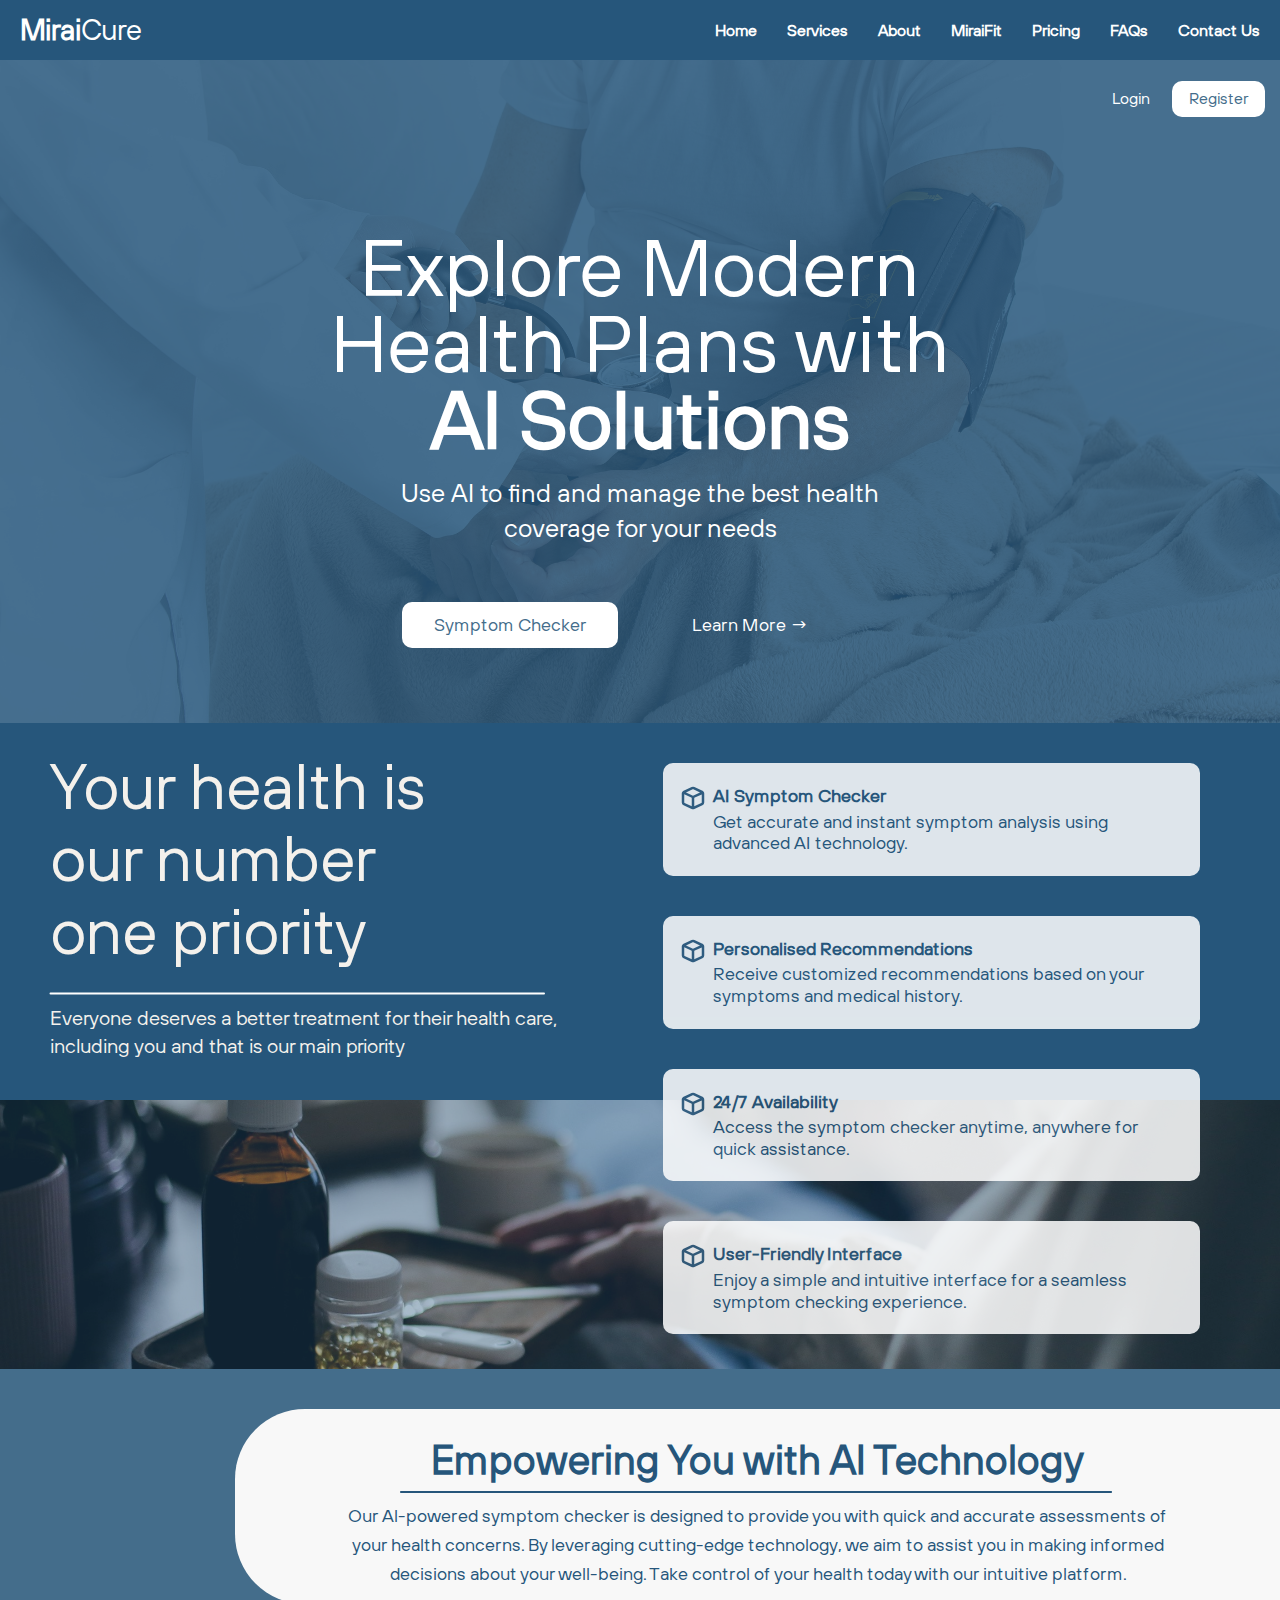
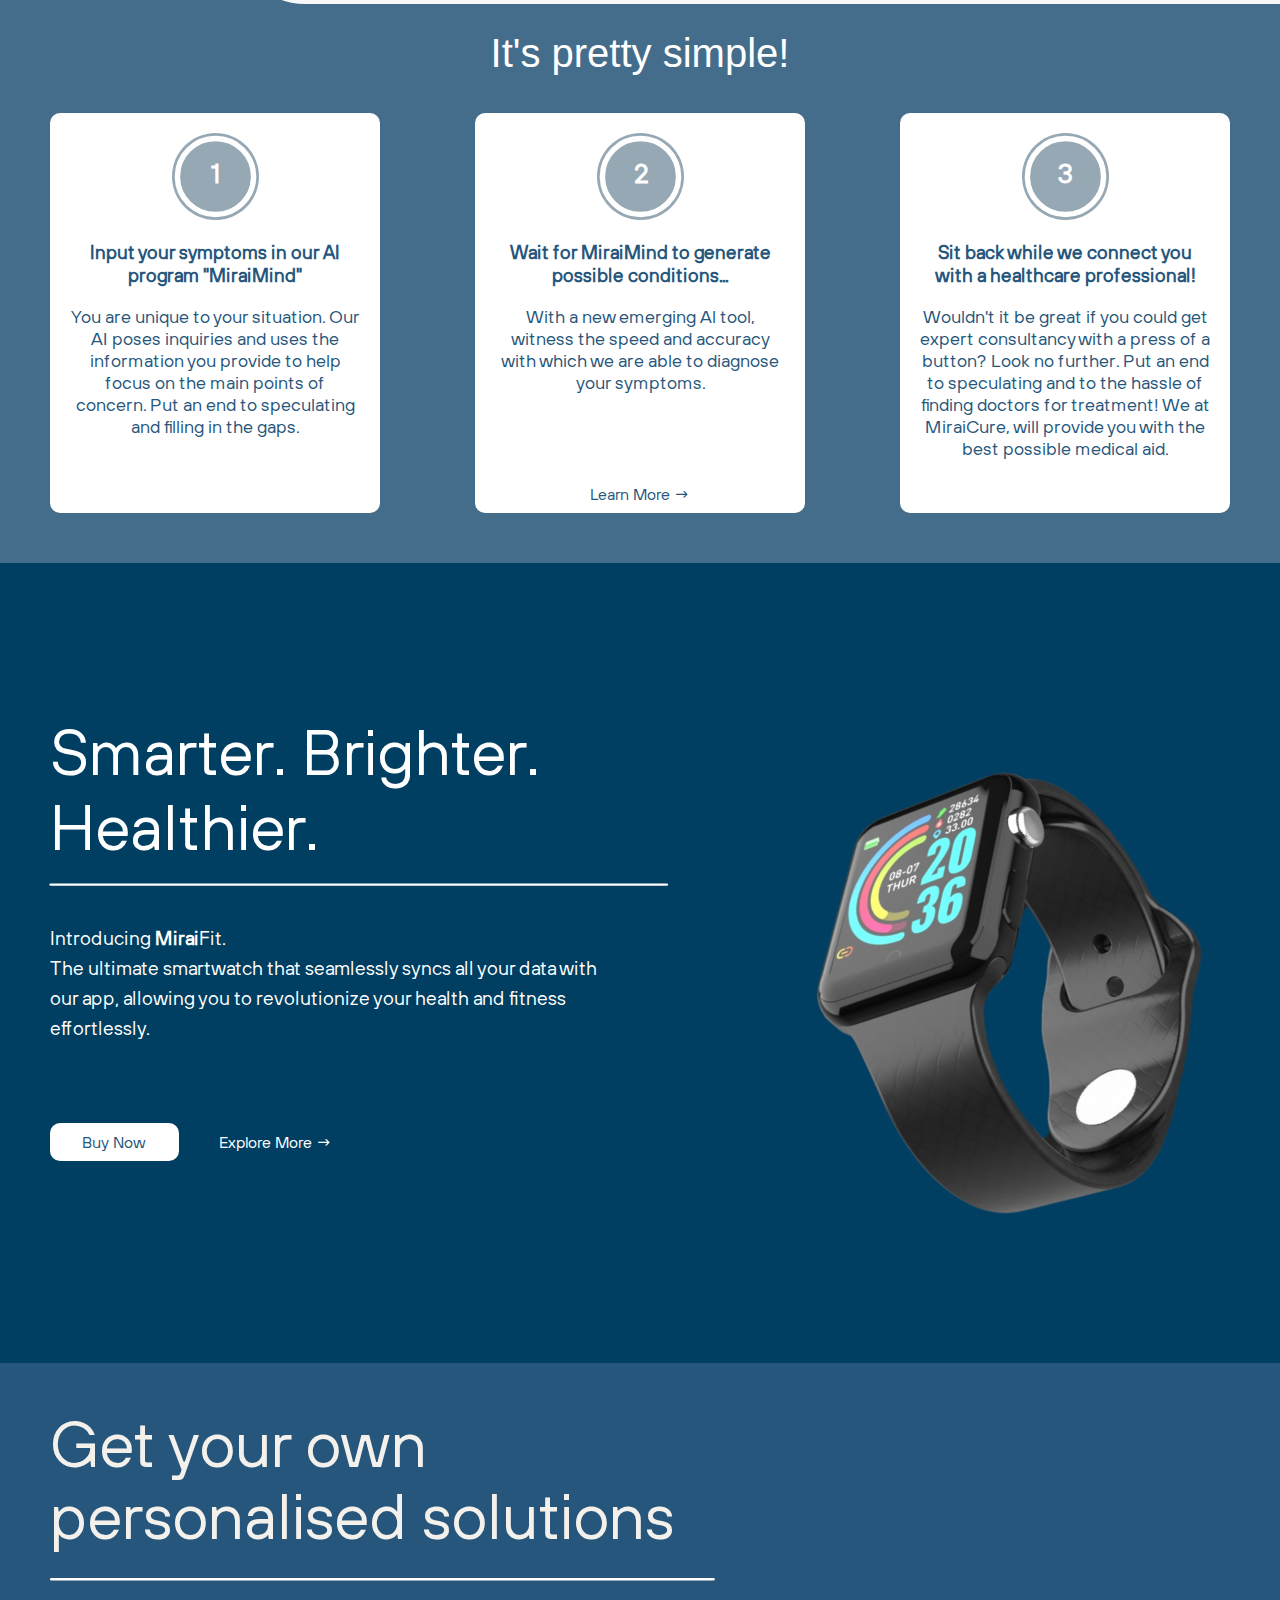
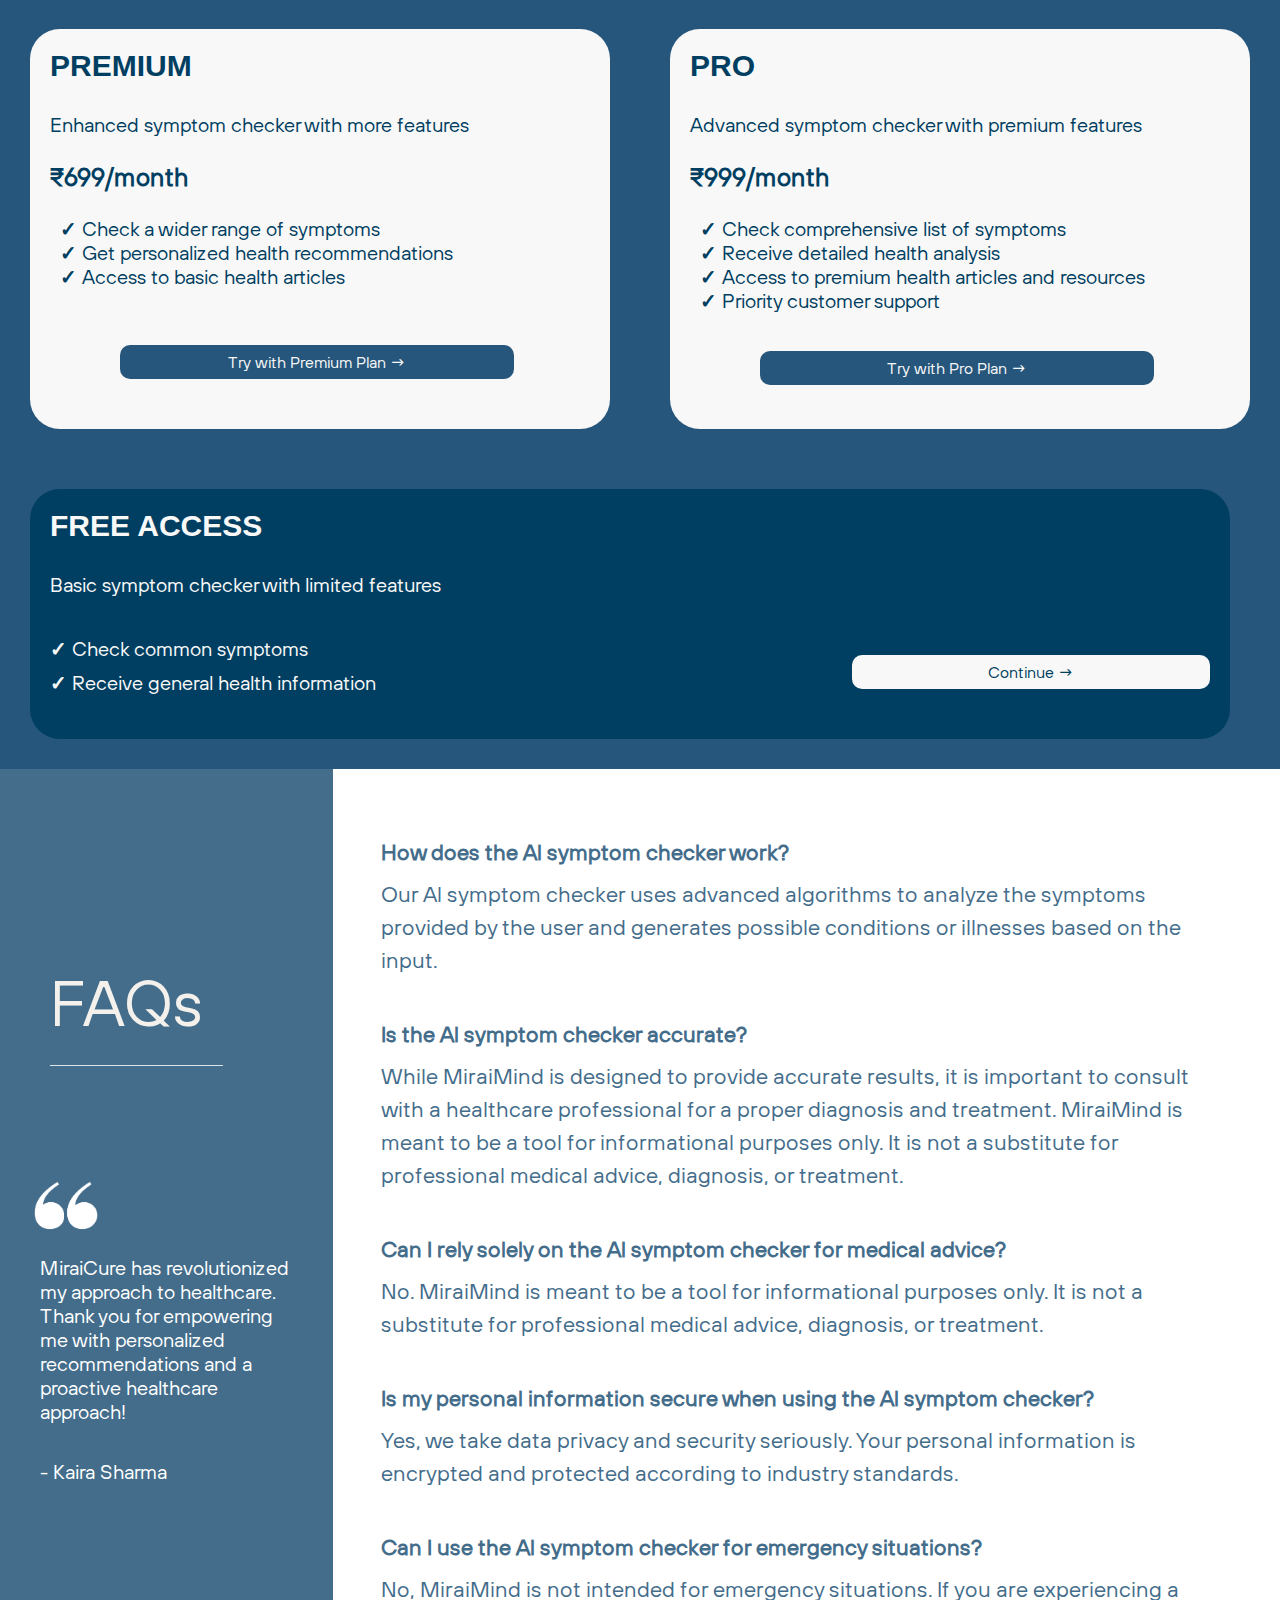
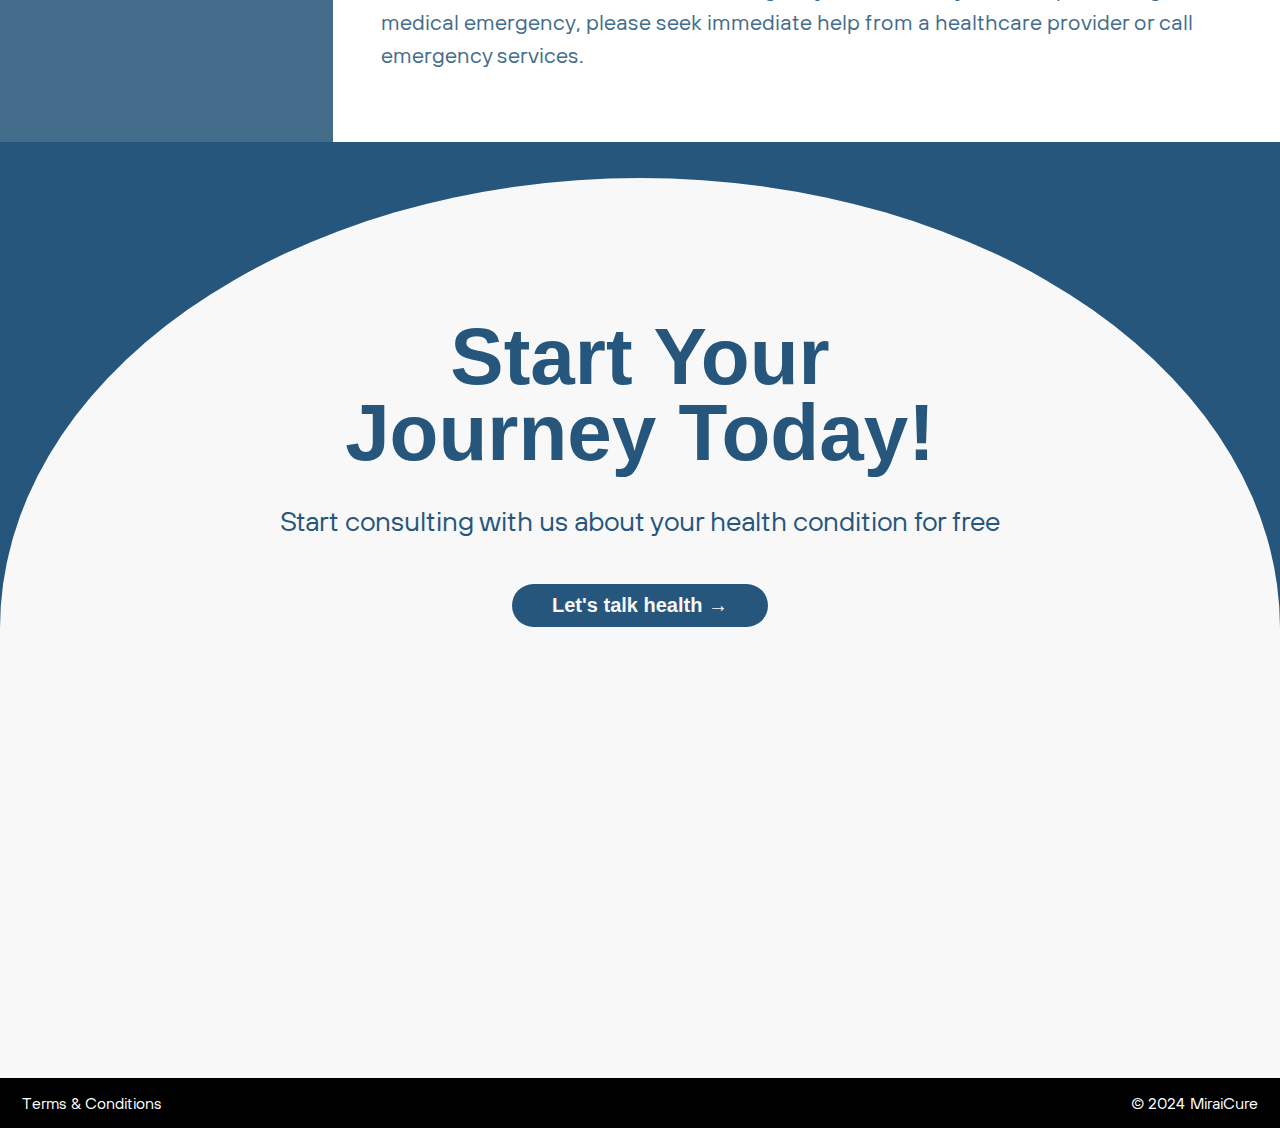
<file: index.html>
<!DOCTYPE html>
<html lang="en">
<head>
  <meta charset="UTF-8">
  <meta name="viewport" content="width=device-width, initial-scale=1.0">
  <title>MiraiCure</title>
  <link rel="stylesheet" href="style.css">
  <link rel="icon" type="image/png" href="miraicure logo.png">
</head>
<body>
  <header>
    <h1><span><strong>Mirai</strong>Cure</span></h1>
    <nav>
      <a href="#home">Home</a>
      <a href="#service">Services</a>
      <a href="#about">About</a>
      <a href="#watch">MiraiFit</a>
      <a href="#pp">Pricing</a>
      <a href="#fq">FAQs</a>
      <a href="#contacts">Contact Us</a>
    </nav>
  </header>
  <main>
    <section id="home" class="big" style="display: block;">
        <div>
          <h4 style="text-align: right;">
          <div class="log">
            <a href="login.html" style="color: #ffffff; text-decoration: none; font-weight: 400;">Login</a>  
          </div>
          <div class="reg">
            <a href="signup.html" style="color: #446d8b; text-decoration: none; font-weight: 400;">Register</a>
          </div>
          </h4>
        </div>
      <div class="hero">
        <br><br><br><br><br>
        <h2><span style="color:#ffffff;font-style:normal;font-weight:400;">Explore Modern</span></h2> 
        <h2><span style="color:#ffffff;font-style:normal;font-weight:400;">Health Plans with</span></h2>
        <h2><span style="color:#ffffff;font-style:normal;"><b>AI Solutions</b></span></h2>
        <br>
        <p>Use AI to find and manage the best health</p>
        <p>coverage for your needs</p>
        <br>
      </div>
      <div>
        <br>
        <h4 style="text-align: center;">
        <div class="check">
          <a href="#" style="color: #446d8b; text-decoration: none; font-weight: 400;font-size: 18px;" onmouseover="returnfalse" target="_blank">Symptom Checker</a>  
        </div>
        <div class="check2">
          <a href="#" style="color: #ffffff; text-decoration: none; font-weight: 400;font-size: 18px;" onmouseover="returnfalse" target="_blank">Learn More →</a>
        </h4>
        </div>
        <br><br><br>
      </div>
    </section>
    

    <section id="service" class="services" style="display: flex; align-items: flex-start;">
      <div>
        <h2>Your health is</h2>
        <h2>our number</h2>
        <h2>one priority</h2>
        <div style="padding-top:0.18874463%;transform:rotate(0deg);">
          <div style="position:absolute;top:0px;left:50px;width:100%;height:100%;">
            <svg viewBox="0 0 529.81640625 1.0" preserveAspectRatio="none" style="display:block;width:100%;height:100%;overflow:visible;opacity:1.0;min-height:1px;stroke:#ffffff;fill:#ffffff;">
              <g><path d="M0.5,0.5 L510.658203125,0.5" style="fill:none;stroke-width:2px;stroke-linecap:round;"></path></g>
            </svg>
          </div>
        </div>
        <div class="service-text">
          <p>
            <span style="color:#f4f1ec;font-style:normal;font-weight:400;">Everyone deserves a better treatment for their health care,</span>
          </p>
          <p>
            <span style="color:#f4f1ec;font-style:normal;font-weight:400;">including you and that is our main priority</span>
          </p>
        </div>
      </div>
      
      <div class="service-cards">
        <div class="service-card">
          <img src="c40c95dd00a583f30fe2082e75ecf4b5.svg" alt="box">
          <h3 style="font-weight: 620;">AI Symptom Checker</h3>
          <h3>Get accurate and instant symptom analysis using advanced AI technology.</h3>
        </div>
        <div class="service-card">
          <img src="c40c95dd00a583f30fe2082e75ecf4b5.svg" alt="box">
          <h3 style="font-weight: 620;">Personalised Recommendations</h3>
          <h3>Receive customized recommendations based on your symptoms and medical history.</h3>
        </div>
        <div class="service-bg">
          <img src="6d89d9caa44cd2c58ff8a7ca9eb59bf1.jpg" alt="Person Holding a Wooden Tray">
        </div>
        <div class="service-card">
          <img src="c40c95dd00a583f30fe2082e75ecf4b5.svg" alt="box">
          <h3 style="font-weight: 620;">24/7 Availability</h3>
          <h3>Access the symptom checker anytime, anywhere for quick assistance.</h3>
        </div>
        <div class="service-card">
          <img src="c40c95dd00a583f30fe2082e75ecf4b5.svg" alt="box">
          <h3 style="font-weight: 620;">User-Friendly Interface</h3>
          <h3>Enjoy a simple and intuitive interface for a seamless symptom checking experience.</h3>
        </div>
      </div>
    </section>

    <section id="about" class="explanation">
        <div class="explan">
          <h2>Empowering You with AI Technology</h2>
          <div style="padding-top:0.18874463%;transform:rotate(0deg);">
            <div style="position:absolute;top:0px;left:160px;height:100%;">
              <svg viewBox="0 0 529.81640625 1.0" preserveAspectRatio="none" style="display:block;width:100%;height:100%;overflow:visible;opacity:1.0;min-height:1px;stroke:#26567b;fill:#26567b;">
                <g><path d="M0.5,0.5 L430.658203125,0.5" style="fill:none;stroke-width:1px;stroke-linecap:round;"></path></g>
              </svg>
            </div>
           </div>
          <p>Our Al-powered symptom checker is designed to provide you with quick and accurate assessments of </p>
          <p>your health concerns. By leveraging cutting-edge technology, we aim to assist you in making informed </p>
          <p>decisions about your well-being. Take control of your health today with our intuitive platform.</p>
          <br><br>
        </div>
        <div>
          <h1 style="color: #ffffff; font-family: 'Segoe UI', Tahoma, Geneva, Verdana, sans-serif; font-weight: 400; font-size: 40px;">It's pretty simple!</h1>
        </div>
        <div class="explain-cards">
          <div class="explain-card">
            <svg viewBox="0 0 64.0 64.0" preserveAspectRatio="none" class="circle">
              <g style="transform:scale(1, 1);">
                <path d="M32,0 C14.32688808,0 0,14.32688808 0,32 C0,49.67311096 14.32688808,64 32,64 C49.67311096,64 64,49.67311096 64,32 C64,14.32688808 49.67311096,0 32,0 Z" style="fill:#96a8b4; opacity:1.0;"></path>
                <circle cx="32" cy="32" r="28" fill="none" stroke="#ffffff" stroke-width="4"></circle>
                <text x="50%" y="50%" text-anchor="middle" alignment-baseline="middle" fill="#ffffff" font-size="20px" font-family="inherit" font-weight="600">1</text>
              </g>
            </svg>
            <h3 style="font-weight: 600;">Input your symptoms in our AI program "<b>Mirai</b>Mind"</h3>
            <p>You are unique to your situation. Our AI poses inquiries and uses the information you provide to help focus on the main points of concern. Put an end to speculating and filling in the gaps.</p>
          </div>
          <div class="explain-card">
            <svg viewBox="0 0 64.0 64.0" preserveAspectRatio="none" class="circle">
              <g style="transform:scale(1, 1);">
                <path d="M32,0 C14.32688808,0 0,14.32688808 0,32 C0,49.67311096 14.32688808,64 32,64 C49.67311096,64 64,49.67311096 64,32 C64,14.32688808 49.67311096,0 32,0 Z" style="fill:#96a8b4; opacity:1.0;"></path>
                <circle cx="32" cy="32" r="28" fill="none" stroke="#ffffff" stroke-width="4"></circle>
                <text x="50%" y="50%" text-anchor="middle" alignment-baseline="middle" fill="#ffffff" font-size="20px" font-family="inherit" font-weight="600">2</text>
              </g>
            </svg>
            <h3 style="font-weight: 600;">Wait for <strong>Mirai</strong>Mind to generate possible conditions...</h3>
            <p>With a new emerging Al tool, witness the speed and accuracy with which we are able to diagnose your symptoms.</p>
            <a href="#" style="color: #26567b; text-decoration: none; font-weight: 400; line-height: 200px;" onmouseover="returnfalse" target="_blank">Learn More →</a></h4>
          </div>
          <div class="explain-card">
            <svg viewBox="0 0 64.0 64.0" preserveAspectRatio="none" class="circle">
              <g style="transform:scale(1, 1);">
                <path d="M32,0 C14.32688808,0 0,14.32688808 0,32 C0,49.67311096 14.32688808,64 32,64 C49.67311096,64 64,49.67311096 64,32 C64,14.32688808 49.67311096,0 32,0 Z" style="fill:#96a8b4; opacity:1.0;"></path>
                <circle cx="32" cy="32" r="28" fill="none" stroke="#ffffff" stroke-width="4"></circle>
                <text x="50%" y="50%" text-anchor="middle" alignment-baseline="middle" fill="#ffffff" font-size="20px" font-family="inherit" font-weight="600">3</text>
              </g>
            </svg>
            <h3 style="font-weight: 600;">Sit back while we connect you with a healthcare professional!</h3>
            <p>Wouldn't it be great if you could get expert consultancy with a press of a button? Look no further. Put an end to speculating and to the hassle of finding doctors for treatment!
              We at MiraiCure, will provide you with the best possible medical aid. </p>
          </div>
        </div>
    </section>

    <section id="watch" class="smartwatch-hero">
      <div class="smartwatch-content">
        <h2 class="smartwatch-heading">Smarter. Brighter. Healthier.</h2>
        <div style="padding-top:0.18874463%;transform:rotate(0deg);">
          <div style="position:absolute;top:0px;left:50px;width:100%;height:100%;">
            <svg viewBox="0 0 529.81640625 1.0" preserveAspectRatio="none" style="display:block;width:100%;height:100%;overflow:visible;opacity:1.0;min-height:1px;stroke:#ffffff;fill:#ffffff;">
              <g><path d="M0.5,0.5 L510.658203125,0.5" style="fill:none;stroke-width:2px;stroke-linecap:round;"></path></g>
            </svg>
          </div>
        </div>
        <br>
        <p class="smartwatch-intro">Introducing <b>Mirai</b>Fit.<br>The ultimate smartwatch that seamlessly syncs all your data with <br>our app, allowing you to revolutionize your health and fitness <br>effortlessly.</p>
        <div class="smartwatch-cta-buttons">
          <a href="#" class="button buy-now">Buy Now</a>
          <a href="#" class="button explore-more">Explore More →</a>
        </div>
      </div>
      <div class="smartwatch-image">
        <img src="ce8143f719ad24352de73909151cf07f.png" alt="MiraiFit Smartwatch">
      </div>
    </section>

    <section id="pp" class="pricing">
      <br>
        <h2><span>Get your own</span></h2>
        <h2><span>personalised solutions</span></h2>
      <div style="padding-top:0.18874463%;transform:rotate(0deg);">
        <div style="position:absolute;top:0px;left:50px;width:100%;height:100%;">
          <svg viewBox="0 0 529.81640625 1.0" preserveAspectRatio="none" style="display:block;width:100%;height:100%;overflow:visible;opacity:1.0;min-height:1px;stroke:#ffffff;fill:#ffffff;">
            <g><path d="M0.5,0.5 L274.658203125,0.5" style="fill:none;stroke-width:1px;stroke-linecap:round;"></path></g>
          </svg>
        </div>
       </div>
       <br>
       <div class="price-cards-container">
        <div class="price-card">
          <h3 style="font-family: 'Segoe UI', Tahoma, Geneva, Verdana, sans-serif;font-weight: 700;">PREMIUM</h3>
          <p>Enhanced symptom checker with more features</p>
          <p style="font-size: 25px;font-weight: 600;">₹699/month</p>
          <ul>
            <li>Check a wider range of symptoms</li>
            <li>Get personalized health recommendations</li>
            <li>Access to basic health articles</li>
          </ul>
          <br><br>
          <div class="check3">
            <a href="#" style="color: #F8F8F8; text-decoration: none; font-weight: 400;" onmouseover="returnfalse" target="_blank">Try with Premium Plan →</a>
          </div>
        </div>
        <div class="price-card">
          <h3 style="font-family: 'Segoe UI', Tahoma, Geneva, Verdana, sans-serif;font-weight: 700;">PRO</h3>
          <p>Advanced symptom checker with premium features</p>
          <p style="font-size: 25px;font-weight: 600;">₹999/month</p>
          <ul>
            <li>Check comprehensive list of symptoms</li>
            <li>Receive detailed health analysis</li>
            <li>Access to premium health articles and resources</li>
            <li>Priority customer support</li>
          </ul>
          <div class="check4">
            <a href="#" style="color: #F8F8F8; text-decoration: none; font-weight: 400;" onmouseover="returnfalse" target="_blank">Try with Pro Plan →</a>
          </div>
        </div>
      </div>
        <div class="price">
          <h3 style="font-family: 'Segoe UI', Tahoma, Geneva, Verdana, sans-serif;font-weight: 700;">FREE ACCESS</h3>
          <p>Basic symptom checker with limited features</p>
          <div class="pricecheck">
          <ul>
            <li>Check common symptoms</li>
            <li>Receive general health information</li>
          </ul>
          <div class="check5">
            <a href="#" style="color: #013f62; text-decoration: none; font-weight: 400;" onmouseover="returnfalse" target="_blank">Continue →</a>
          </div>
        </div>
        </div>
      </section> 

      <section id="fq" class="faq">
      <div class="faq-bg">
        <div style="width: 26%;background-color: #446d8b;">
        <h2>FAQs</h2>
      <div style="padding-top:0.18874463%;transform:rotate(0deg);">
        <div style="position:absolute;top:0px;left:50px;width:100%;height:100%;">
          <svg viewBox="0 0 529.81640625 1.0" preserveAspectRatio="none" style="display:block;width:100%;height:100%;overflow:visible;opacity:1.0;min-height:1px;stroke:#ffffff;fill:#ffffff;">
            <g><path d="M0.5,0.5 L274.658203125,0.5" style="fill:none;stroke-width:1px;stroke-linecap:round;"></path></g>
          </svg>
        </div>
       </div>
       <br><br><br><br><br>
       <div>
        <img src="output-onlinepngtools.png" style="width: calc(30% * max(1, var(--scale-fill, 1))); height: calc(30% / min(1, var(--scale-fill, 1))); position: relative; opacity: 1;margin-left: 1em;">
        <p class="quote">MiraiCure has revolutionized my approach to healthcare. Thank you for empowering me with personalized recommendations and a proactive healthcare approach!</p>
        <br>
        <p class="quote">- Kaira Sharma</p>
        <br><br><br><br>
       </div>
        </div>
      <div class="faq-bg2">
        <div class="faq-question">
          <h3>How does the Al symptom checker work?</h3>
          <p class="faq-answer">Our Al symptom checker uses advanced algorithms to analyze the symptoms provided by the user and generates possible conditions or illnesses based on the input.</p>
        </div>
        <div class="faq-question">
          <h3>Is the Al symptom checker accurate?</h3>
          <p class="faq-answer">While MiraiMind is designed to provide accurate results, it is important to consult with a healthcare professional for a proper diagnosis and treatment. MiraiMind is meant to be a tool for informational purposes only. It is not a substitute for professional medical advice, diagnosis, or treatment.</p>
        </div>
        <div class="faq-question">
          <h3>Can I rely solely on the Al symptom checker for medical advice?</h3>
          <p class="faq-answer">No. MiraiMind is meant to be a tool for informational purposes only. It is not a substitute for professional medical advice, diagnosis, or treatment.</p>
        </div>
        <div class="faq-question">
          <h3>Is my personal information secure when using the Al symptom checker?</h3>
          <p class="faq-answer">Yes, we take data privacy and security seriously. Your personal information is encrypted and protected according to industry standards.</p>
        </div>
        <div class="faq-question">
          <h3>Can I use the Al symptom checker for emergency situations?</h3>
          <p class="faq-answer">No, MiraiMind is not intended for emergency situations. If you are experiencing a medical emergency, please seek immediate help from a healthcare provider or call emergency services.</p>
        </div>
      </div>
      </div>
      </section>

      <section id="contacts" style="background-color: #26567b;">
        <br><br>
        <div class="semi-circle">
        <br><br><br><br><br><br>
        <h2>Start Your</h2>
        <h2>Journey Today!</h2>
        <p>Start consulting with us about your health condition for free</p>
        <br>
        <div class="cta">
          <h4><a href="#">Let's talk health →</a></h4>
        </div>   
        </div>
    
      </section> 

  </main>

  
  <footer>
    <div class="footer-overflow-container">
      <div class="footer-container">
        <a class="footer-pill footer-pill-link" href="MiraiCure T&C.pdf" target="_blank">Terms & Conditions</a>
        <a class="footer-pill footer-pill-primary footer-pill-link" target="_blank">&copy; 2024 MiraiCure</a>
      </div>
    </div>
  </footer>
  
</body>
</html>
</file>
<file: style.css>
@font-face {
  font-family: "TT Hoves";
  font-style: normal;
  src: url(TTHoves-Regular.woff2);
}



::-webkit-scrollbar {
  width: 15px; 
  border-radius: 15px;
}

::-webkit-scrollbar-track {
  background: transparent; 
}

::-webkit-scrollbar-thumb {
  background: #888; 
  border-radius: 15px;
}

::-webkit-scrollbar-thumb:hover {
  background: #555; 
}



body {
   font-family: 'TT Hoves', 'Segoe UI', Geneva, Verdana, sans-serif;
   margin: 0;
   padding: 0;
 }
 
 header {
   background-color: #26567b;
   padding: 10px;
   display: flex;
   justify-content: space-between;
   align-items: center;
   position: sticky;
   top: 0px;
   z-index: 1;
   text-overflow: ellipsis;
   height: 60px;
   box-sizing: border-box;
   border-bottom: 1px;
 }
 
 header h1 {
   font-size: 1.8em;
   color: #ffffff;
   margin: 0;
   margin-left: 10px;
   font-weight: normal;
 }

 
 header nav {
   display: flex;
   list-style: none;
   margin: 0;
   padding: 0;
 }
 
 header nav a {
   font-size: 1em;
   text-decoration: none;
   margin-left: 20px;
   margin-right: 10px;
   color: #ffffff;
   font-weight: 700;
 }
 
 
 .big {
  background-image: url("f504185f7ca7bb362f4f9d2f50c4b2a2.jpg");
  background-size: cover;
  background-position: center center;
  opacity:1.0;
  transform:scale(1, 1);
  overflow:hidden;
  position:relative;
 }

 .hero {
  transform: rotate(0deg);
  overflow: hidden;
  display: flex;
  box-sizing: border-box;
  flex-direction: column;
  justify-content: flex-start;
  width: 100%;
  height: 100%;
  }
 
  .big::after {
    content: "";
    position: absolute;
    top: 0;
    left: 0;
    width: 100%;
    height: 100%;
    background-color: #26567b;
    opacity: 0.85;
    z-index: -1;
  }

  .hero h2 {
    font-size: 5em;
    color:#ffffff;
    line-height: 16px;
    margin: 30px;
    text-align:center;
    text-transform:none;
    letter-spacing:0em;
    z-index: 1;
  }

  .hero p {
    font-size: 1.6em;
    color:#ffffff;
    line-height: 15px;
    margin: 10px;
    text-align:center;
    text-transform:none;
    z-index: 1;
  }

  
  .log {
    display: inline-block;
    width: 10%;
    padding: 6px;
    border-radius: 10px; 
    background-color: none; 
    text-align: right; 
    margin-right: 12px;
  }

  .reg {
    display: inline-block;
    width: 6%;
    height: 20px;
    padding: 8px;
    border-radius: 10px; 
    background-color: #ffffff; 
    text-align: center; 
    margin-right: 15px;
    text-anchor: middle;
  }
 

  .check {
   display: inline-block;
   width: 15%;
   padding: 12px;
   border-radius: 10px; 
   background-color: #ffffff; 
   text-align: center; 
  }

  .check2 {
   display: inline-block;
   width: 20%;
   padding: 0px;
   border-radius: 10px; 
   background-color: none; 
   text-align: center; 
  }


 .services {
   background-color:#26567b;
   opacity:1.0;
   transform:scale(1, 1);
   width:100%;
   height:100%;
   overflow:hidden;
   position: relative;
 }
 
 .services h2 {
  display: flex;
  justify-content: flex-start;
  box-sizing: border-box;
  flex-direction: column;
  line-height: 30%;
  text-transform: none;
  color: #f4f1ec; 
  font-weight: 380; 
  font-size: 4em;
  margin-left: 50px;
  text-align: left;
  letter-spacing: 0;
 }

 .service-text p {
  opacity:1.0;
  transform:scale(1, 1);
  width:100%;
  height:100%;
  position: relative;
  display: flex;
  justify-content: flex-start;
  box-sizing: border-box;
  flex-direction: column;
  line-height: 40%;
  text-transform: none;
  color: #f4f1ec; 
  font-size: 20px;
  margin-left: 2.5em;
  text-align: left;
  letter-spacing: 0em;
 }

 .service-card {
   position: relative;
   display: flex;
   justify-content: flex-end;
   flex-direction: column;
   box-sizing: border-box;
   width: 70%;
   background-color: #ffffff;
   margin: auto;
   margin-right: 80px;
   margin-bottom: 35px;
   padding: 20px;
   border-radius: 10px;
   opacity: 85%;
   margin-top: 40px;
 }
 
 .service-card img {
  width: 30px;
  height: 30px; 
  position: absolute; 
  top: 35px; 
  left: 30px; 
  opacity: 0.95;
  display:block;
  object-fit:cover;
  object-position:50% 50%;
  transform:translate(-50%, -50%) rotate(0deg);
 }


 .service-card h3 {
   text-transform: none;
   text-align: left;
   letter-spacing: 0em;
   font-weight: 400;
   font-size: 18px;
   color: #26567b;
   line-height: 1.2;
   margin-left: 30px;
   margin-top: 2px;
   margin-bottom: 2px;
   padding: 0;
 }

 .service-bg {
  width: calc(100% * max(1, var(--scale-fill, 1))); 
  height: calc(296.47958599% / min(1, var(--scale-fill, 1))); 
  position: absolute; 
  left: 50%;
  opacity: 0.6;
  background-color: #26567b;
 }

 .service-bg img {
  width: 100%;
  height: 400px;
  display: block;
  object-fit: cover;
  position: absolute;
  top: 250px;
  clip-path: inset(20% 0 0 0);
  transform: translate(-50%, -73.37798127%) rotate(0deg);
 }
 

 .explanation {
   background-color: #446d8b;
   padding: 40px;
   text-align: center;
   color: #26567b;
 }
 
 .explan {
  background-color: #F8F8F8;
  background-size: cover;
  display: flex;
  flex-direction: column;
  justify-content: center;
  border-radius: 70px 0px 0px 70px;
  margin-right: 0px;
  margin-left: 195px;
  padding: 5px;
  width: calc(100% - 165px);
  height: 100%;
  position: relative; 
  line-height: 0.6;
}

 .explanation h2 {
   font-size: 40px;
   font-weight: 800;
   margin-bottom: 20px;
   margin-left: 0px;
 }
 
 .explanation p {
   margin-bottom: 0px;
   margin-left: 0px;
   font-size: 18px;
 }
 
 .explanation p+p {
   margin-bottom: 0px;
 }

 .explain-cards {
   display: flex;
   justify-content: space-between;
   width: 100%;
 }

 .explain-cards h3 {
   font-weight: 400;
 }

 .explain-card {
   box-sizing: border-box;
   width: 330px;
   height: 400px;
   background-color: #ffffff;
   border-radius: 10px;
   padding: 20px;
   margin: 10px;
   text-align: center;
 }
 
 .circle {
   width: 30%;
 }
 
 
.smartwatch-hero {
  display: flex;
  justify-content: space-between;
  align-items: center;
  background-color: #013f62;
  color: white;
  overflow: hidden;
}

.smartwatch-content {
  max-width: 50%;
}

.smartwatch-heading {
  font-size: 4em;
  font-weight: 500;
  margin-bottom: 20px;
  margin-left: 50px;
  margin-top: 150px;
}

.smartwatch-intro {
  font-size: 1.2em;
  line-height: 30px;
  margin-bottom: 20px;
  margin-left: 50px;
}

.smartwatch-cta-buttons {
  display: flex;
  gap: 20px;
  margin-left: 50px;
}

.button {
  padding: 10px 20px;
  border-radius: 20px;
  text-decoration: none;
  color: #ffffff;
  border: none;
  cursor: pointer;
  margin-top: 60px;
  margin-bottom: 200px;
}

.button.buy-now {
  background-color: #ffffff;
  color: #26567b;
  width: 15%;
  border-radius: 10px; 
  text-align: center; 
}

.button.explore-now {
  background-color: transparent;
  color: #ffffff;
  width: 15%;
  border-radius: 10px; 
  text-align: center; 
}

.smartwatch-image {
  max-width: max-content;
}

.smartwatch-image img {
  width: 500px;
  height: 800px;
  display: block;
  object-fit: cover;
  transform: translate(-10px, -20px) rotate(315deg);
}


 .pricing {
   background-color:#26567b;
   opacity:1.0;
   transform:scale(1, 1);
   width:100%;
   height:100%;
   overflow:hidden;
   position: relative;
 }

 .pricing h2 {
   display: flex;
   justify-content: flex-start;
   box-sizing: border-box;
   flex-direction: column;
   line-height: 30%;
   text-transform: none;
   color: #f4f1ec; 
   font-weight: 380; 
   font-size: 4em;
   margin-left: 50px;
   text-align: left;
   letter-spacing: 0em;
 }

 .price-cards-container {
   display: flex;
   justify-content: space-between; 
}

.price-card {
  box-sizing: border-box;
  width: 600px;
  height: 400px;
  background-color: #F8F8F8;
  border-radius: 30px;
  padding: 20px;
  margin: 30px;
}

.price-card h3 {
   color: #013f62;
   font-size: 30px;
   font-weight: 800;
   margin-top: 0px;
}

.price-card p, .price-card ul {
   color: #013f62;
   font-size: 20px;
   font-weight: 400;
}

.price-card ul {
   list-style-type: none;
   padding-left: 10px;
}

.price-card ul li::before {
   content: "\2713"; 
   display: inline-block;
   width: 1em; 
   margin-right: 2px; 
   font-weight: bold;
}

 .price {
   background-color: #013f62;
   box-sizing: border-box;
   width: 1200px;
   height: 250px;
   border-radius: 30px;
   padding: 20px;
   margin: 30px;
 }
  
 .price h3 {
   color: #F8F8F8;
   font-size: 30px;
   font-weight: 750;
   margin-top: 0px;
 }

 .price p, .pricecheck ul {
   color: #F8F8F8;
   font-size: 20px;
   font-weight: 400;
 }
 
 .pricecheck ul {
   list-style-type: none;
   padding-left: 0px;
}

.pricecheck ul li::before {
   content: "\2713"; 
   margin-right: 5px; 
   font-weight: bold;
}

.pricecheck li {
   display: inline-block;
   width: 500px;
   margin-bottom: 10px;
}

.check3 {
   display: flex;
   justify-content: center; 
   align-items: center; 
   width: 70%;
   padding: 8px;
   border-radius: 10px; 
   background-color: #26567b; 
   text-align: center; 
   margin-left: 70px;
}

.check4 {
   display: flex;
   justify-content: center; 
   align-items: center; 
   width: 70%;
   padding: 8px;
   border-radius: 10px; 
   background-color: #26567b; 
   text-align: center; 
   margin-left: 70px;
   margin-top: 38px;
}

.check5 {
   display: flex;
   justify-content: center; 
   align-items: center; 
   width: 40%;
   height: 30%;
   padding: 8px;
   border-radius: 10px; 
   background-color: #F8F8F8; 
   text-align: center; 
   margin-left: 60px;
   margin-top: 38px;
}

 .pricecheck {
   display: flex;
 }

 .faq {
  background-color:#446d8b;
   opacity:1.0;
   transform:scale(1, 1);
   width:100%;
   height:100%;
   overflow:hidden;
   position: relative;
 }

 .faq-bg {
   color: #ffffff;
   display: flex;
   flex-wrap: wrap;
   gap: 0rem;
 }
 
 .faq-bg h2 {
  display: flex;
  justify-content: flex-start;
  box-sizing: border-box;
  flex-direction: column;
  line-height: 30%;
  text-transform: none;
  color: #f4f1ec; 
  font-weight: 380; 
  font-size: 4em;
  margin-left: 50px;
  margin-top: 3.5em;
  text-align: left;
  letter-spacing: 0em;
 }


 .faq-bg2 {
  flex: 1 1 40%;
  margin-bottom: 0px;
  background-color: #fff;
  padding: 3rem;
 }

 .faq-question {
   margin-bottom: 0px;
 }
 
 .faq-question h3 {
   font-size: 22px;
   font-weight: 600;
   margin-bottom: -10px;
   color: #446d8b;
 }
 
 .quote {
  color: #ffffff;
  font-size: 20px; 
  margin-left: 2em;
  margin-right: 1.5em;
  margin-top: -0.1em;
 }

 .faq-answer {
   display: inline-block;
   font-size: 22px;
   line-height: 1.5;
   color: #446d8b;
 }
 

.semi-circle {
  background-color: #F8F8F8;
  border-radius: 100% 100% 0 0; 
  width:100%;
  height: 100vh;
  text-align: center; 
  position: relative;
  overflow: hidden;
  margin: 0 auto;
}

.semi-circle h2 {
  display: flex;
  justify-content: center;
  box-sizing: border-box;
  flex-direction: column;
  line-height: 10px;
  text-transform: none;
  color: #26567b; 
  font-family: 'Segoe UI', Tahoma, Geneva, Verdana, sans-serif;
  font-weight: 600; 
  font-size: 5em;
  text-align: center;
  letter-spacing: 0em;
 }

.semi-circle p {
  color: #26567b;
  font-size: 28px;
  text-align: center;
  margin-top: 60px;
}

.cta {
  display: inline-block;
  width: 20%;
  line-height: 0em;
  border-radius: 1000px; 
  background-color: #26567b; 
  text-align: center; 
}

.cta a {
  color: #F8F8F8; 
  font-family: 'Segoe UI', Tahoma, Geneva, Verdana, sans-serif;
  font-size: 20px;
  font-weight: 600; 
  text-decoration: none; 
}

.footer-overflow-container {
  overflow-x: auto;
  display: flex;
  background-color: black;
  line-height: 0px;
}

.footer-container {
  flex-grow: 1;
  position: relative;
  display: flex;
  flex-direction: row;
  justify-content: space-between;
  padding: 10px;
}

.footer-pill-link {
  appearance: none;
  text-decoration: none;
}

.footer-pill {
  display: flex;
  flex-direction: row;
  justify-content: center;
  align-items: center;
  border-radius: 1000px;
  border: none;
  background: none;
  padding: 15px 12px;
  white-space: nowrap;
  text-decoration: none;
  font-weight: 400;
  font-size: medium;
  font-style: normal;
  color: white;
}

.footer-pill:hover {
  cursor: pointer;
}

.footer-pill + .footer-pill {
  margin-left: 8px; 
}

.footer-pill-primary {
  position: relative;
  background-color: black;
}

.footer-pill-primary:hover > .footer-pill-primary-background {
  opacity: 1;
}
</file>
